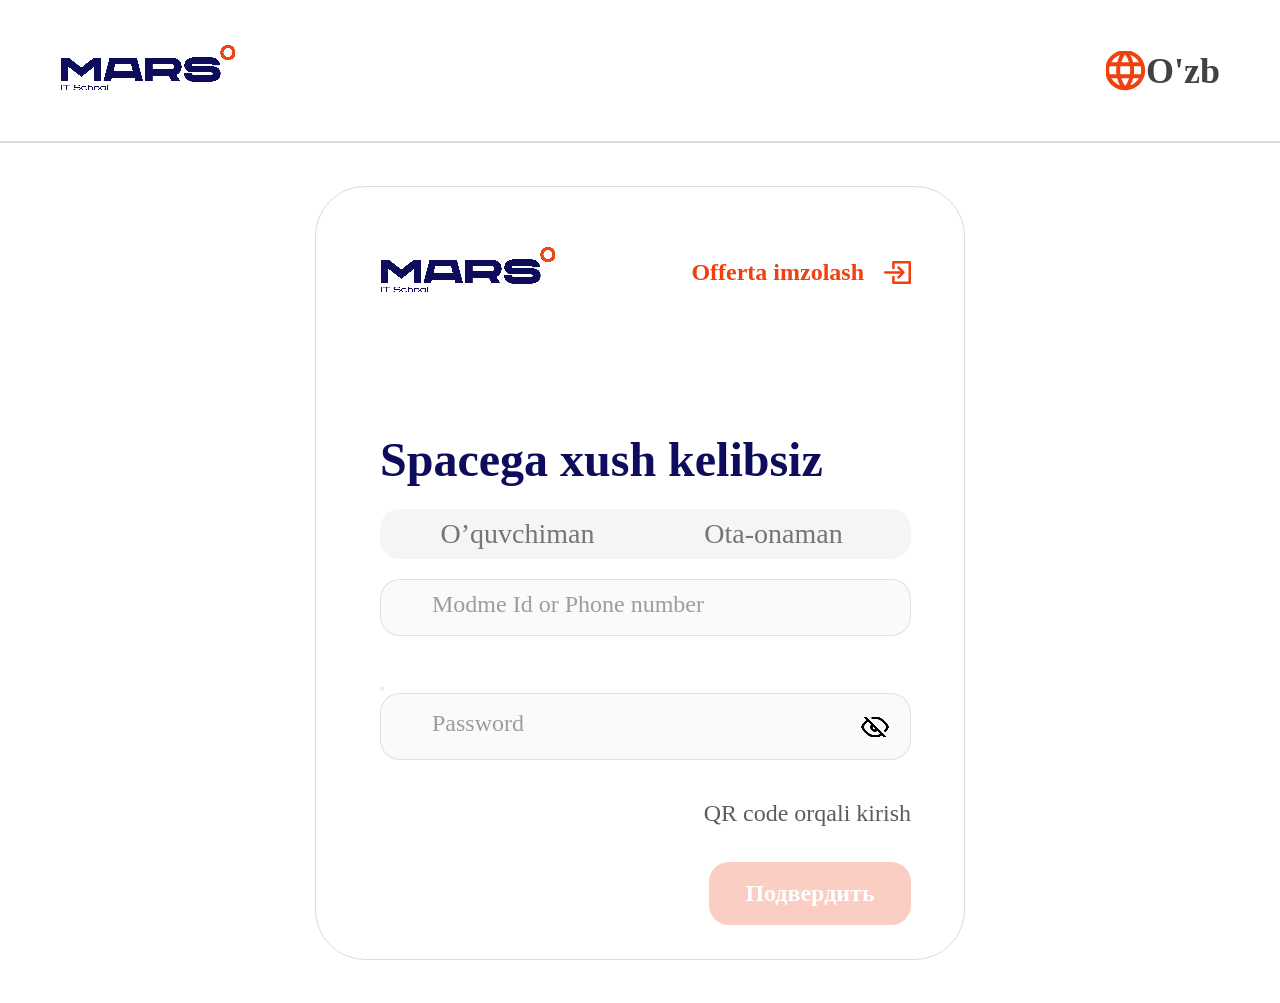
<file: index.html>
<!DOCTYPE html>
<html lang="en">
<head>
    <meta charset="UTF-8">
    <meta name="viewport" content="width=device-width, initial-scale=1.0">
    <title>Document</title>
<link rel="stylesheet" href="main.css">
</head>
<body>
    <header class="header">
        <div class="container">
            <nav class="header__nav">
                <a href="./index.html">
                    <img src="./images/logo.png" alt="">
                </a>
                <div class="header__wrapper">
                    <img src="./images/internet.svg" alt="">
                    <button class="language">O'zb</button>
                </div>
            </nav>
        </div>
    </header>

    <main>
        <section class="hero">
            <div class="container">
                <div class="hero__wrapper">
                    <div class="hero__info">
                        <a href="./index.html">
                            <img src="./images/logo.png" alt="">
                        </a>
                        <p class="hero__exit">
                            Offerta imzolash
                            <img src="./images/chiqish.svg" alt="">
                        </p>
                    </div>
                    <h2 class="title">Spacega xush kelibsiz</h2>
                    <form class="formSpace">
                        <div class="form__wrapper">
                            <button type="submit" class="pupil">O’quvchiman</button>
                            <button type="submit" class="pupil otaOna">Ota-onaman</button>
                        </div>
                        <input class="input login" type="text" placeholder="Modme Id or Phone number">
                        <button type="submit"></button>
                        <div class="form__info">
                            <input class="parol" type="password" placeholder="Password">
                            <button type="button" class="koz"></button>
                        </div>
                        <p class="error-msg" style="color: red; display: none;">Login yoki parol xato!</p>
                    </form>
                    <button class="qrCode">QR code orqali kirish</button>
                    <button type="submit" class="submit" disabled>Подвердить</button> <!-- Dastlab disabled -->
                </div>
            </div>
        </section>
    </main>

    
    <script src="dbjson.js"></script>
    <script src="main.js"></script>
</body>
</html>
</file>
<file: main.css>
*{
    margin: 0;
    padding: 0;
    box-sizing: border-box;
}
.header{
    padding: 45px 0;
    border-bottom: 2px solid #dedbdb;
    background-color: #ffffff;
}
.container{
    max-width: 1200px;
    width: 100%;
    margin: 0 auto;
    padding: 0 20px;
}
.header__nav{
    display: flex;
    align-items: center;
    justify-content: space-between;
}
.header__wrapper{
    display: flex;
    align-items: center;
}
.language{
    color: #424242;
    font-family: "Inter";
    font-size: 36px;
    font-weight: 700;
    line-height: 44px;
    background-color: transparent;
    border: none;
}
.hero{
    padding: 43px 0;
}
.hero__wrapper{
    max-width: 650px;
    width: 100%;
    margin: 0 auto;
    border: 1px solid #dedbdb;
    border-radius: 50px;
    background-color: #ffffff;
    padding: 60px 53px 34px 64px;
}
.hero__info{
    display: flex;
    align-items: center;
    justify-content: space-between;
}
.hero__exit{
    display: flex;
    align-items: center;
    color: #f0400f;
    font-family: "Inter";
    font-size: 24px;
    font-weight: 700;
    line-height: 29px;
}
.hero__exit img{
    margin-left: 20px;
}
.title{
    color: #0e0d5d;
    font-family: "Inter";
    font-size: 48px;
    font-weight: 700;
    line-height: 58px;
    margin-top: 133px;
}
.form{
    max-width: 533px;
    width: 100%;
    
}
.form__wrapper{
    border-radius: 20px;
    background-color: #f5f5f5;
    margin: 20px auto;
    padding: 8px 10px;
    display: flex;
    justify-content: space-between;
}
.pupil{
    width: 255px;
    background-color: transparent;
    color: rgb(117, 117, 117);
    font-family: Inter;
    font-size: 28px;
    font-weight: 500;
    line-height: 34px;
    border: none;
}
.pupil:hover{
    background-color: #fff;
    border-radius: 15px;
}
.form__info{
    width: 100%;
}
.input{
    width: 100%;
    padding: 20px 0 20px 51px;
    outline: none;
    margin-bottom: 39px;
    box-sizing: border-box;
    border: 1px solid rgba(117, 117, 117, 0.19);
    border-radius: 20px;
    background-color: rgb(250, 250, 250);
}
.form__info{
    display: flex;
    align-items: center;
    justify-content: space-between;
    width: 100%;
    padding: 20px 20px 20px 51px;
    outline: none;
    margin-bottom: 39px;
    box-sizing: border-box;
    border: 1px solid rgba(117, 117, 117, 0.19);
    border-radius: 20px;
    background-color: rgb(250, 250, 250);
}
.form__info input{
    outline: none;
    border: none;
    padding: 5px 0;
    background-color: transparent;
}
.form__info button {
    border: none;
    background-color: transparent;
}
::placeholder{
    color: rgba(117, 117, 117, 0.7);
    font-family: Inter;
    font-size: 24px;
    font-weight: 500;
    line-height: 29px;
}
.qrCode{
    color: rgba(0, 0, 0, 0.64);
    font-family: Inter;
    font-size: 24px;
    font-weight: 500;
    line-height: 29px;
    letter-spacing: 0%;
    text-align: left;
    background-color: transparent;
    border: none;
    display: flex;
    justify-content: end;
    margin-left: auto;
    margin-bottom: 34px;
}
.submit{
    max-width: 202px;
    width: 100%;
    border-radius: 20px;
    padding: 17px 0;
    border: none;
    margin-left: auto;
    display: flex;
    text-align: center;
    justify-content: center;
    background-color: #f69e86;
    color: rgb(255, 255, 255);
    font-family: Inter;
    font-size: 24px;
    font-weight: 700;
    line-height: 29px;
}
.switch{
    background-color: orangered;
    transition: all;
}
.koz{
    background-image: url("./images/koz.png");
    width: 30px;
    height: 20px;
    background-position: center;
    background-repeat: no-repeat;
}
.student__wrapper{
    width: 600px;
    border-radius: 16px 16px 24px 24px;
    background: rgb(255, 255, 255);
    margin: 100px auto;
    text-align: center;
}
</file>
